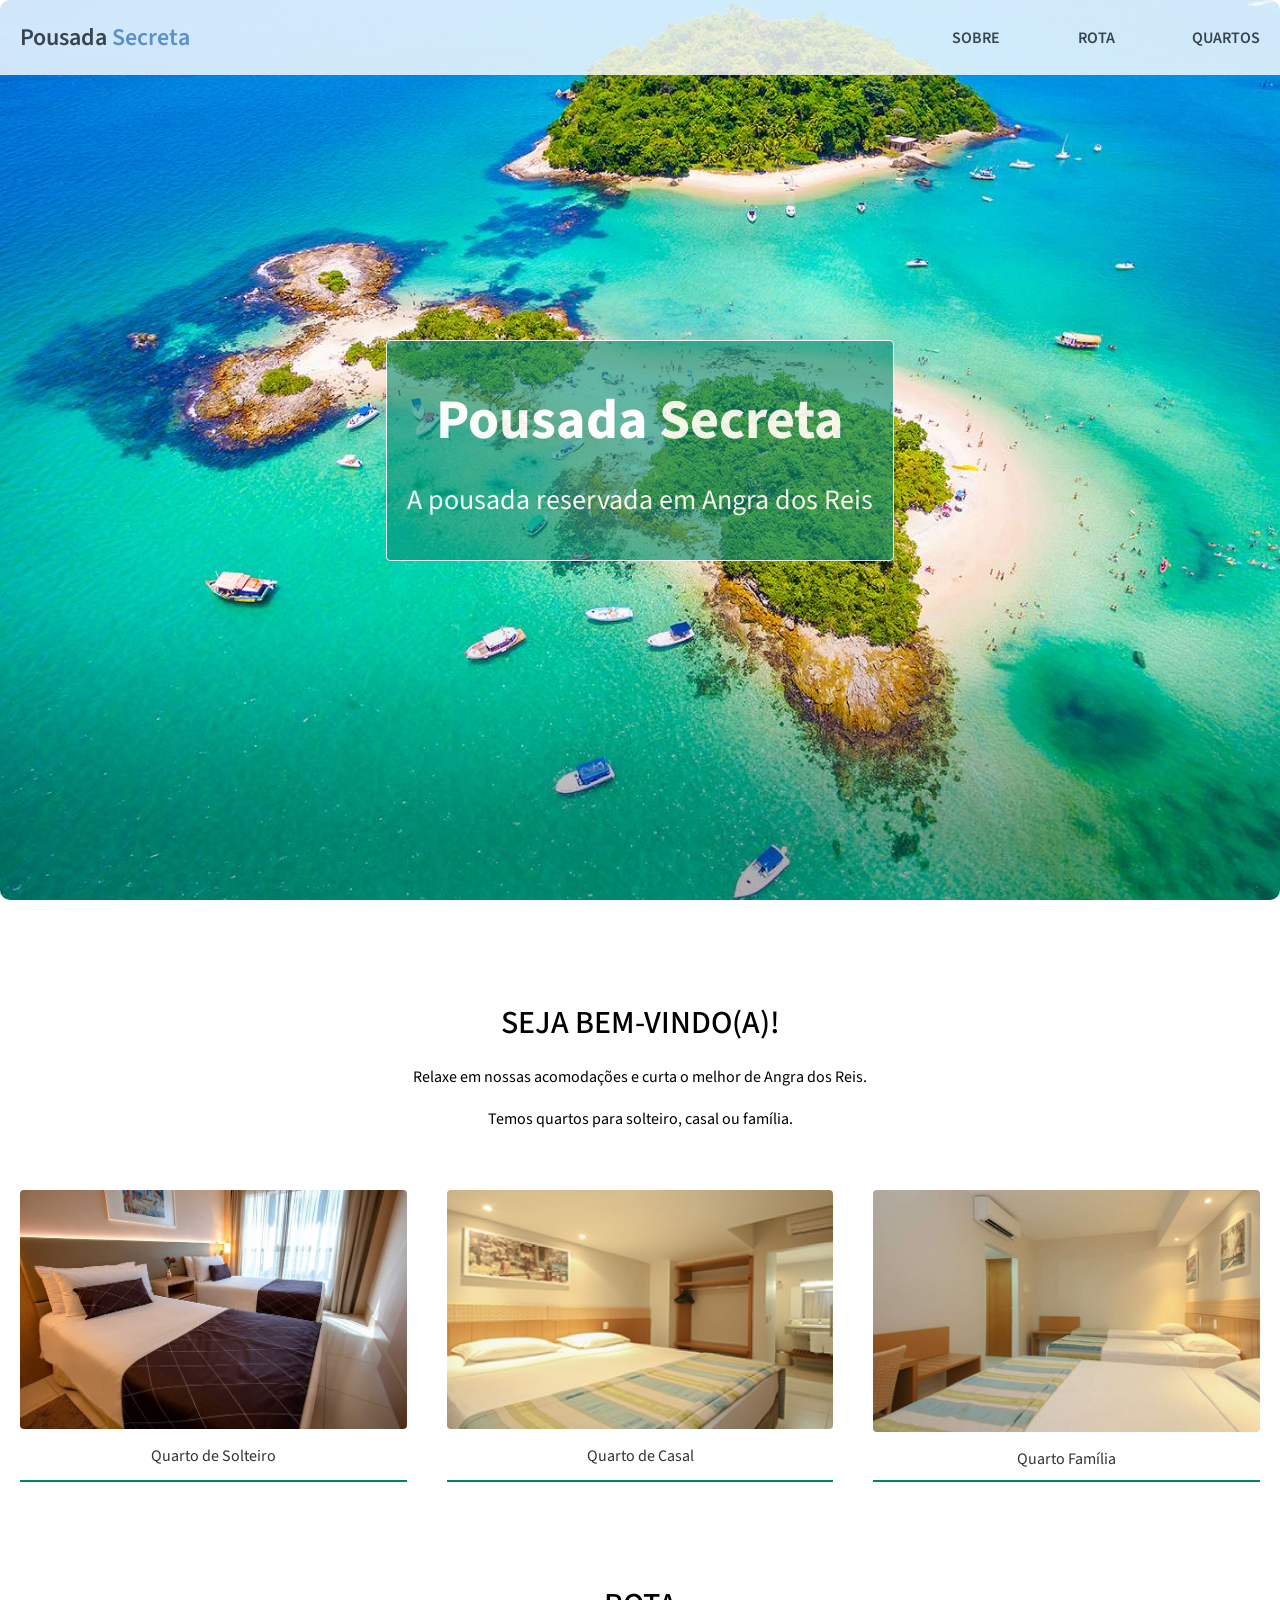
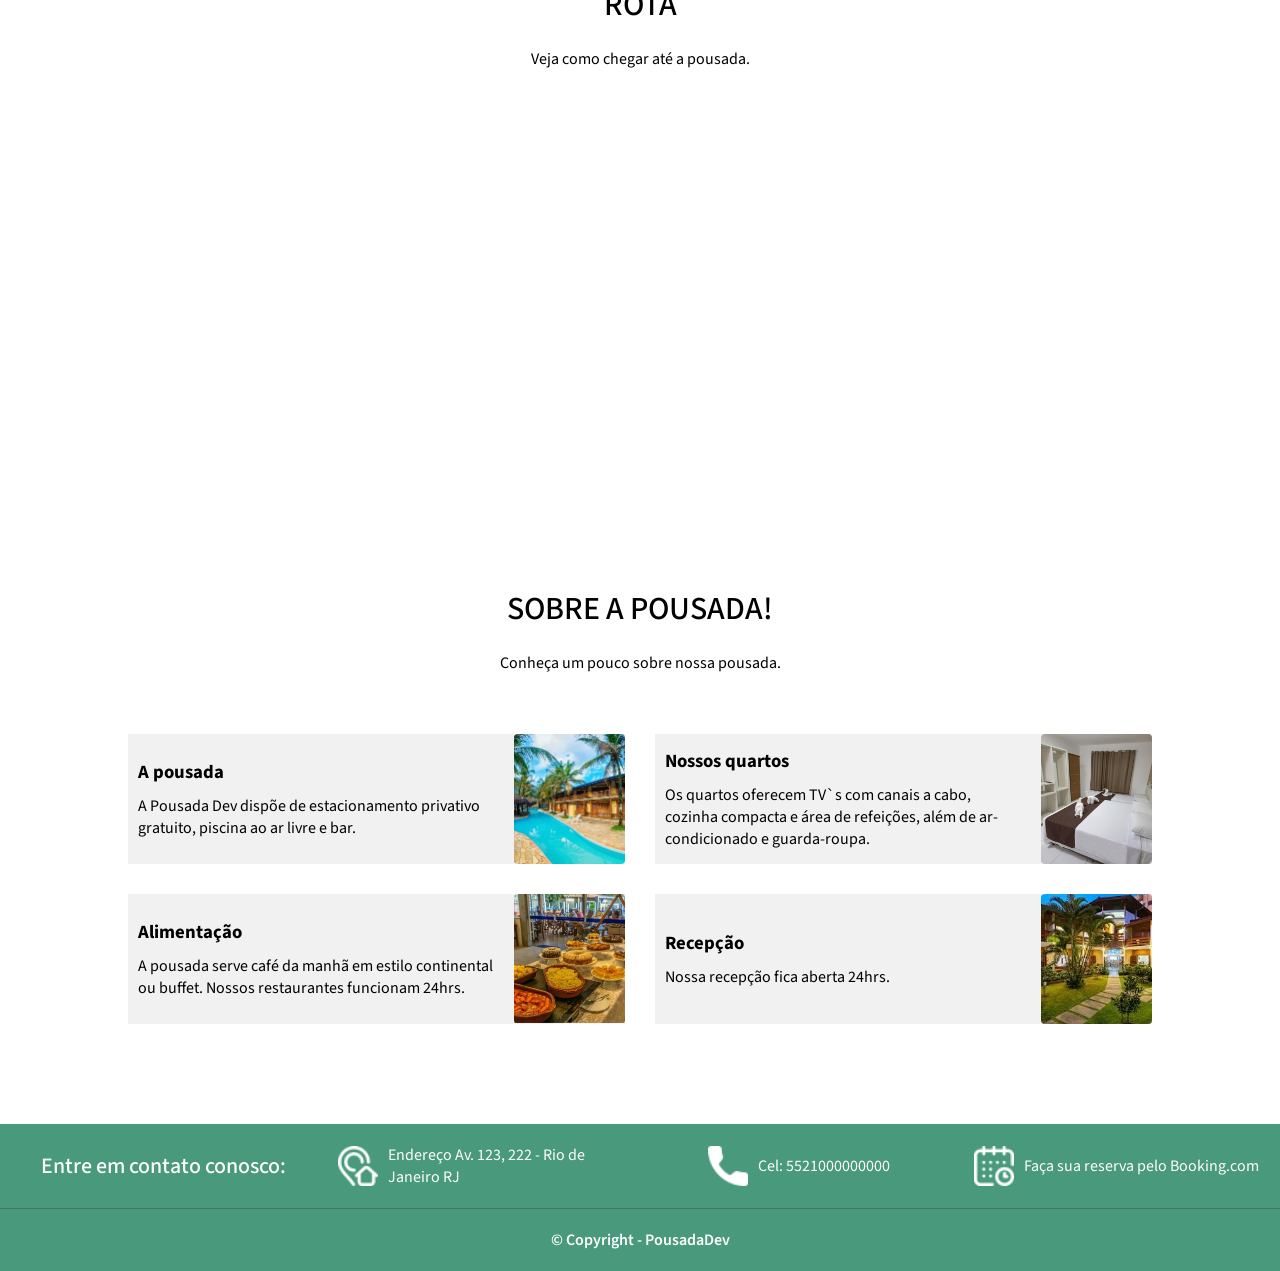
<file: index.html>
<!DOCTYPE html>
<html lang="en">
<head>
    <meta charset="UTF-8">
    <meta name="viewport" content="width=device-width, initial-scale=1.0">
    <title>Pousada Secreta</title>
    <link rel="stylesheet" href="estilos.css">
    <link
    href="https://fonts.googleapis.com/css2?family=Source+Sans+Pro:ital,wght@0,200;0,300;0,400;0,600;0,700;0,900;1,200;1,300;1,400;1,600;1,700;1,900&display=swap"
    rel="stylesheet" />
</head>
<body>
  <div class="topo">
    <div class="container-topo limitar-secao">
      <div class="container-link-logotipo">
        <a href="index.html">Pousada <span>Secreta</span></a>
      </div>
      <div class="container-links">
        <a class="link-topo" href="#sobre">SOBRE</a>
        <a class="link-topo" href="#rota">ROTA</a>
        <a class="link-topo" href="quartos.html">QUARTOS</a>
      </div>
    </div>
  </div>

  <div class="conteudo-principal">
    <div class="banner">
      <div class="container-titulo-site">
        <h1>Pousada Secreta</h1>
        <p>A pousada reservada em Angra dos Reis</p>
      </div>
    </div>

    <div id="bem-vindo" class="secao-container limitar-secao">
      <div class="container-descricao">
        <h2>SEJA BEM-VINDO(A)!</h2>
        <p>Relaxe em nossas acomodações e curta o melhor de Angra dos Reis.</p>
        <p>Temos quartos para solteiro, casal ou família.</p>
      </div>
      <div class="container-quartos">
        <div class="quarto">
          <img src="img/quarto-solteiro1.jpg" alt="Quarto de solteiro" title="Quarto de solteiro" />
          <a href="quartos.html#solteiro">
            <p>Quarto de Solteiro</p>
          </a>
        </div>
        <div class="quarto">
          <img src="img/quarto-casal1.jpg" alt="Quarto de casal" title="Quarto de casal" />
          <a href="quartos.html#casal">
            <p>Quarto de Casal</p>
          </a>
        </div>
        <div class="quarto">
          <img src="img/quarto-familia1.jpg" alt="Quarto família" title="Quarto família" />
          <a href="quartos.html#familia">
            <p>Quarto Família</p>
          </a>
        </div>
      </div>
    </div>

    <div id="rota" class="secao-container">
      <div class="container-descricao">
        <h2>ROTA</h2>
        <p>Veja como chegar até a pousada.</p>
      </div>
      <div>
        <iframe
          src="https://www.google.com/maps/embed?pb=!1m14!1m8!1m3!1d14692.471710812997!2d-43.3641911!3d-22.9826906!3m2!1i1024!2i768!4f13.1!3m3!1m2!1s0x0%3A0x539cb07246f0e38d!2sVia%20Parque%20Shopping!5e0!3m2!1spt-BR!2sbr!4v1612707978931!5m2!1spt-BR!2sbr"
          width="100%" height="350" frameborder="0" title="Mapa da rota para a pousada" allowfullscreen></iframe>
      </div>
    </div>

    <div id="sobre" class="secao-container">
      <div class="container-descricao">
        <h2>SOBRE A POUSADA!</h2>
        <p>Conheça um pouco sobre nossa pousada.</p>
      </div>
      <div class="container-cards">
        <div class="card">
          <div class="container-card-descricao">
            <h3>A pousada</h3>
            <p>
              A Pousada Dev dispõe de estacionamento privativo gratuito, piscina
              ao ar livre e bar.
            </p>
          </div>
          <div class="container-card-img">
            <img src="img/img1.jpg" alt="Faixada" title="Faixada" />
          </div>
        </div>
        <div class="card">
          <div class="container-card-descricao">
            <h3>Nossos quartos</h3>
            <p>
              Os quartos oferecem TV`s com canais a cabo, cozinha compacta e área de refeições,
              além de ar-condicionado e guarda-roupa.
            </p>
          </div>
          <div class="container-card-img">
            <img src="img/img2.jpg" alt="Quartos" title="Quartos" />
          </div>
        </div>
        <div class="card">
          <div class="container-card-descricao">
            <h3>Alimentação</h3>
            <p>
              A pousada serve café da manhã em estilo continental ou buffet.
              Nossos restaurantes funcionam 24hrs.
            </p>
          </div>
          <div class="container-card-img">
            <img src="img/img3.jpg" alt="Restaurante" title="Restaurante" />
          </div>
        </div>
        <div class="card">
          <div class="container-card-descricao">
            <h3>Recepção</h3>
            <p>Nossa recepção fica aberta 24hrs.</p>
          </div>
          <div class="container-card-img">
            <img src="img/img5.jpg" alt="Recepção" title="Recepção" />
          </div>
        </div>
      </div>
    </div>
  </div>

  <div class="rodape">
    <div class="container-info limitar-secao">
      <div class="card-info-rodape">
        <h4>Entre em contato conosco:</h4>
      </div>

      <div class="card-info-rodape">
        <a target="_blank" rel="noopener" href="https://goo.gl/maps/wPAS58QxiTopxK6w7">
          <img src="img/icones/endereco.png" alt="Ícone endereco" title="Ícone endereco" />
          <p>Endereço Av. 123, 222 - Rio de Janeiro RJ</p>
        </a>
      </div>

      <div class="card-info-rodape">
        <img src="img/icones/telefone.png" alt="Ícone telefone" title="Ícone telefone" />
        <p>Cel: 5521000000000</p>
      </div>

      <div class="card-info-rodape">
        <a target="_blank" rel="noopener"
          href="https://www.booking.com/searchresults.pt-br.html?aid=375635;label=msn-wLZ0m4wRNI00wFHQAaaO3w-79920787059858%3Atikwd-79920803013016%3Aaud-808219487%3Aloc-20%3Aneo%3Amte%3Adec%3Aqsbooking;sid=9ca5cbe6c9db71b34b98c0738ea780f4;dest_id=-666610;dest_type=city&">
          <img src="img/icones/calendario.png" alt="Ícone calendario" title="Ícone calendario" />
          <p>Faça sua reserva pelo Booking.com</p>
        </a>
      </div>
    </div>
    <div class="container-copright">© Copyright - PousadaDev</div>
  </div>
</body>

</html>
</file>
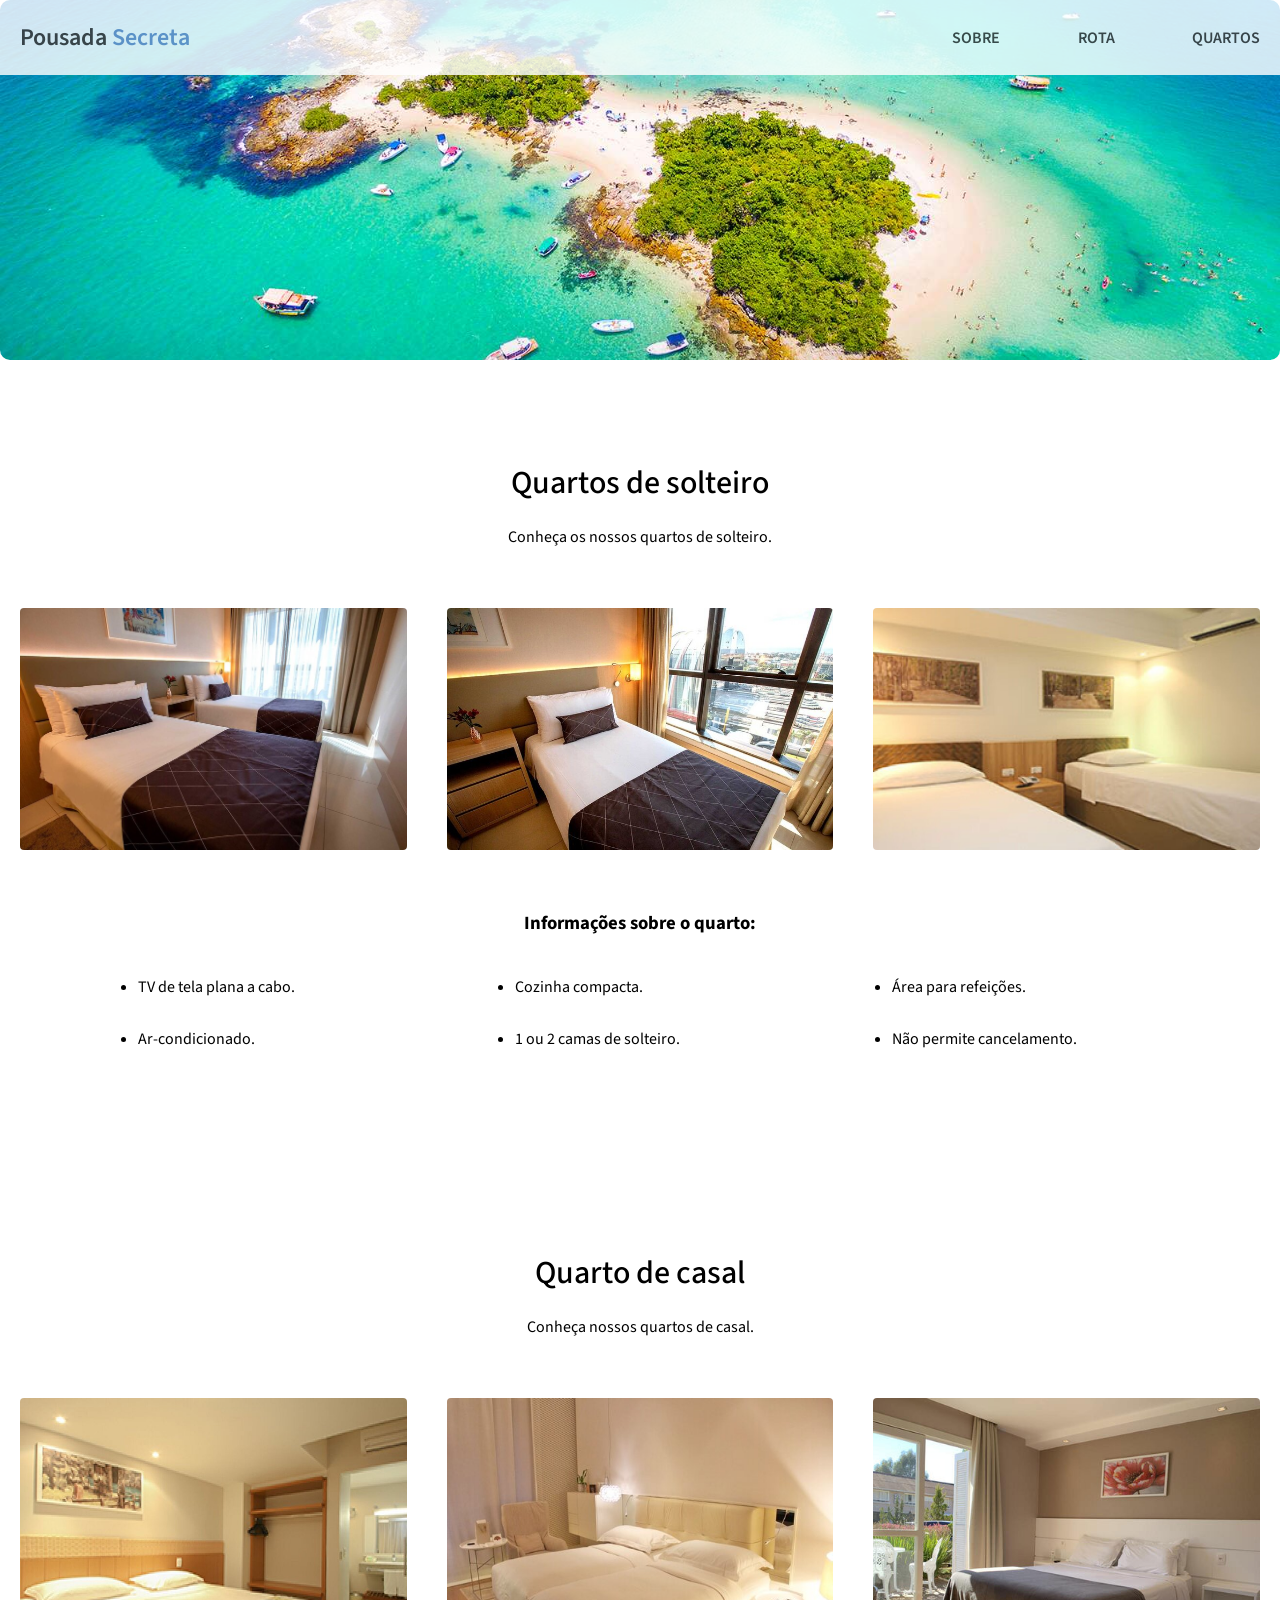
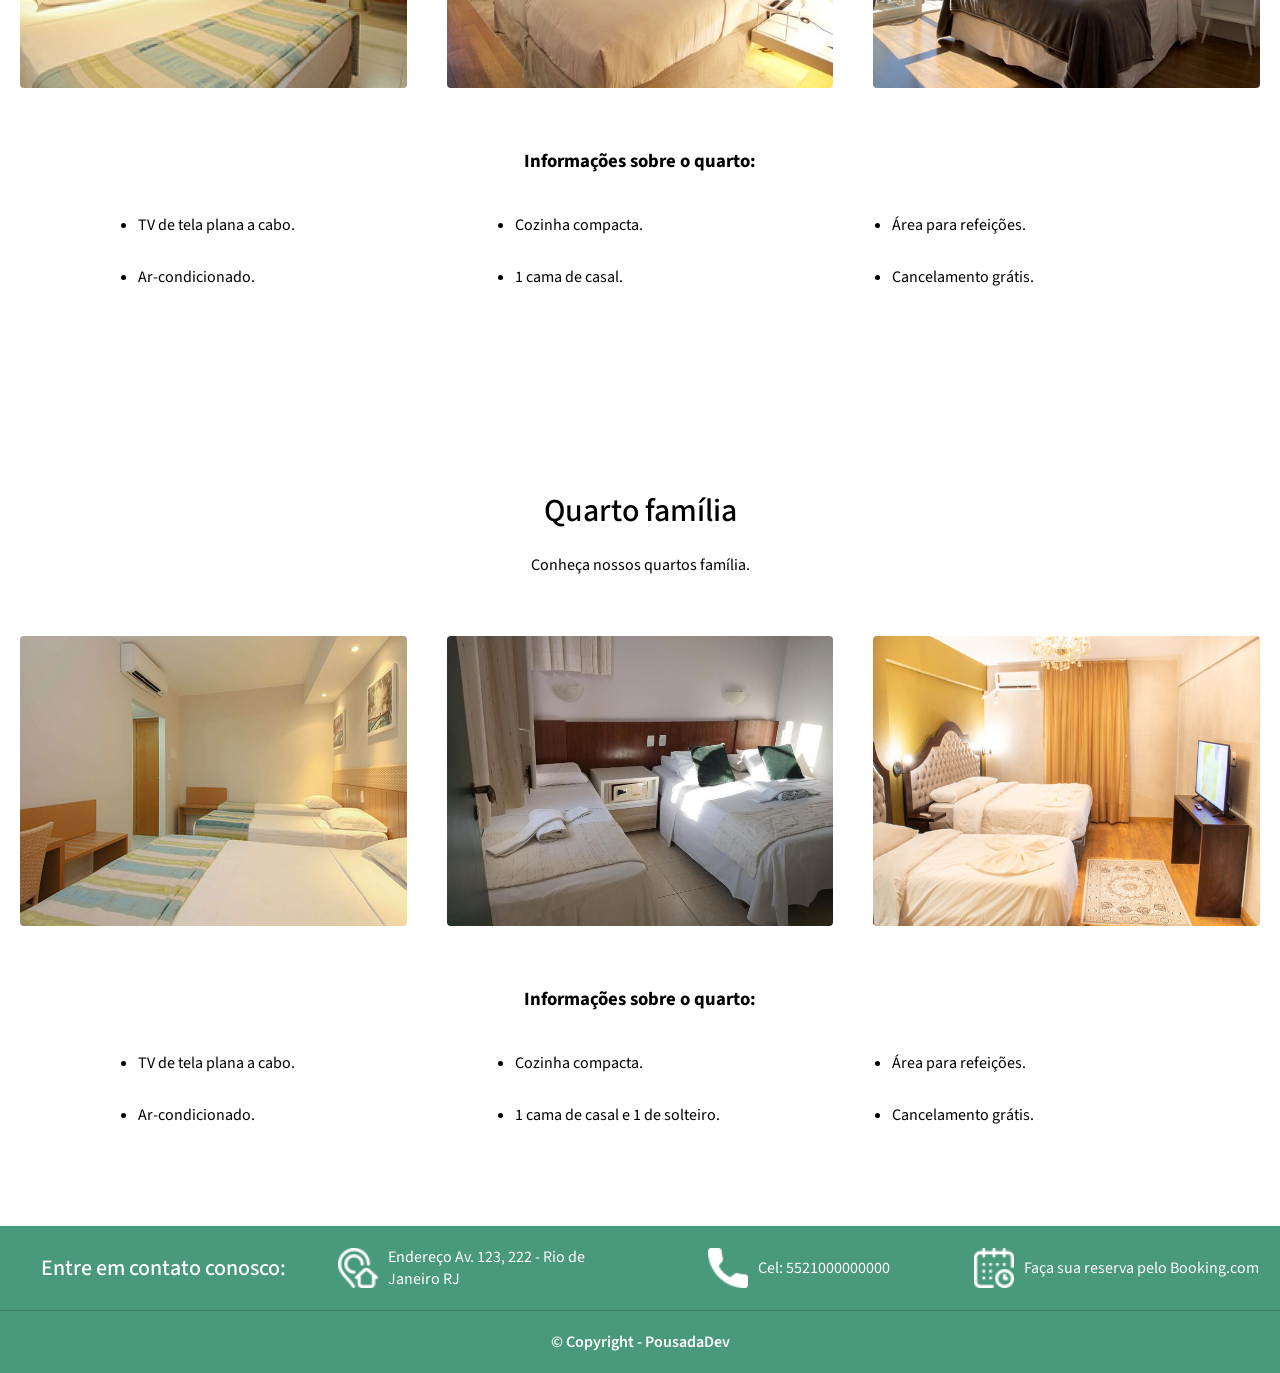
<file: quartos.html>
<!DOCTYPE html>
<html lang="en">
<head>
    <meta charset="UTF-8">
    <meta name="viewport" content="width=device-width, initial-scale=1.0">
    <title>Quartos - Pousada Secreta</title>
    <link rel="stylesheet" href="estilos.css">
    <link rel="stylesheet" href="estilos-quartos.css">
    <link
    href="https://fonts.googleapis.com/css2?family=Source+Sans+Pro:ital,wght@0,200;0,300;0,400;0,600;0,700;0,900;1,200;1,300;1,400;1,600;1,700;1,900&display=swap"
    rel="stylesheet" />
</head>
<body>
  <div class="topo">
    <div class="container-topo limitar-secao">
      <div class="container-link-logotipo">
        <a href="index.html">Pousada <span>Secreta</span></a>
      </div>
      <div class="container-links">
        <a class="link-topo" href="index.html#sobre">SOBRE</a>
        <a class="link-topo" href="index.html#rota">ROTA</a>
        <a class="link-topo" href="quartos.html">QUARTOS</a>
      </div>
    </div>
  </div>

  <div class="conteudo-principal">
    <div class="banner banner-quartos"></div>

    <div id="solteiro" class="secao-container limitar-secao">
      <div class="container-descricao">
        <h2>Quartos de solteiro</h2>
        <p>Conheça os nossos quartos de solteiro.</p>
      </div>

      <div class="container-quartos">
        <img src="img/quarto-solteiro1.jpg" alt="Quarto de solteiro 1" title="Quarto de solteiro 1"/>
        <img src="img/quarto-solteiro2.jpg" alt="Quarto de solteiro 2" title="Quarto de solteiro 2"/>
        <img src="img/quarto-solteiro3.jpg" alt="Quarto de solteiro 3" title="Quarto de solteiro 3"/>
      </div>

      <div class="container-informacoes">
        <h3>Informações sobre o quarto:</h3>
        <ul class="lista-informacoes">
          <li>TV de tela plana a cabo.</li>
          <li>Cozinha compacta.</li>
          <li>Área para refeições.</li>
          <li>Ar-condicionado.</li>
          <li>1 ou 2 camas de solteiro.</li>
          <li>Não permite cancelamento.</li>
        </ul>
      </div>
    </div>

    <div id="casal" class="secao-container limitar-secao">
      <div class="container-descricao">
        <h2>Quarto de casal</h2>
        <p>Conheça nossos quartos de casal.</p>
      </div>

      <div class="container-quartos">
        <img src="img/quarto-casal1.jpg" alt="Quarto de casal 1" title="Quarto de casal 1"/>
        <img src="img/quarto-casal2.jpg" alt="Quarto de casal 2" title="Quarto de casal 2"/>
        <img src="img/quarto-casal3.jpg" alt="Quarto de casal 3" title="Quarto de casal 3"/>
      </div>

      <div class="container-informacoes">
        <h3>Informações sobre o quarto:</h3>
        <ul class="lista-informacoes">
          <li>TV de tela plana a cabo.</li>
          <li>Cozinha compacta.</li>
          <li>Área para refeições.</li>
          <li>Ar-condicionado.</li>
          <li>1 cama de casal.</li>
          <li>Cancelamento grátis.</li>
        </ul>
      </div>
    </div>

    <div id="familia" class="secao-container limitar-secao">
      <div class="container-descricao">
        <h2>Quarto família</h2>
        <p>Conheça nossos quartos família.</p>
      </div>

      <div class="container-quartos">
        <img src="img/quarto-familia1.jpg" alt="Quarto família 1" title="Quarto família 1"/>
        <img src="img/quarto-familia2.jpg" alt="Quarto família 2" title="Quarto família 2"/>
        <img src="img/quarto-familia3.jpg" alt="Quarto família 3" title="Quarto família 3"/>
      </div>

      <div class="container-informacoes">
        <h3>Informações sobre o quarto:</h3>
        <ul class="lista-informacoes">
          <li>TV de tela plana a cabo.</li>
          <li>Cozinha compacta.</li>
          <li>Área para refeições.</li>
          <li>Ar-condicionado.</li>
          <li>1 cama de casal e 1 de solteiro.</li>
          <li>Cancelamento grátis.</li>
        </ul>
      </div>
    </div>
  </div>

  <div class="rodape">
    <div class="container-info limitar-secao">
      <div class="card-info-rodape">
        <h4>Entre em contato conosco:</h4>
      </div>

      <div class="card-info-rodape">
        <a target="_blank" rel="noopener" href="https://goo.gl/maps/wPAS58QxiTopxK6w7">
          <img src="img/icones/endereco.png" alt="Ícone endereco" title="Ícone endereco" />
          <p>Endereço Av. 123, 222 - Rio de Janeiro RJ</p>
        </a>
      </div>

      <div class="card-info-rodape">
        <img src="img/icones/telefone.png" alt="Ícone telefone" title="Ícone telefone" />
        <p>Cel: 5521000000000</p>
      </div>

      <div class="card-info-rodape">
        <a target="_blank" rel="noopener"
          href="https://www.booking.com/searchresults.pt-br.html?aid=375635;label=msn-wLZ0m4wRNI00wFHQAaaO3w-79920787059858%3Atikwd-79920803013016%3Aaud-808219487%3Aloc-20%3Aneo%3Amte%3Adec%3Aqsbooking;sid=9ca5cbe6c9db71b34b98c0738ea780f4;dest_id=-666610;dest_type=city&">
          <img src="img/icones/calendario.png" alt="Ícone calendario" title="Ícone calendario" />
          <p>Faça sua reserva pelo Booking.com</p>
        </a>
      </div>

    </div>
    <div class="container-copright">© Copyright - PousadaDev</div>
  </div>  
</body>
</html>
</file>
<file: estilos.css>
*{
    margin: 0;
    padding: 0;
    box-sizing: border-box;
    font-family:'Source Sans Pro', sans-serif; 
}
.limitar-secao{
    width: 100%;
    max-width: 1440px;
    margin: 0 auto;
}
/* Estilizando o Topo */
.topo{
    width: 100%;
    position: fixed;
    background-color:#ffffffe7; 
    opacity: 0.9;
}
.container-topo{
    display: flex;
    align-items: center;
    justify-content: space-between;
    flex-wrap: wrap;
    gap: 30px;
    padding: 20px ;
    color: #3d3d3d;
}
.container-link-logotipo{
    flex: 1 0 60%;
}
.container-link-logotipo a {
    font-size: 24px;
    text-decoration: none;
    color: #3d3d3d;
    font-weight: 600;
}
.container-link-logotipo span{
  color: #6592c9;  
}
.container-links{
    flex: 1 0 150px;
    display: flex;
    justify-content: space-between;
}
.link-topo{
    text-decoration: none;
    color: #3d3d3d;
    font-weight: 600;
}
/* Estilizando o Conteúdo Principal */

.banner{
    width: 100%;
    height: 100vh;
    padding:  0 20px;
    background-image: url(img/img-fundo.jpg);
    background-position: center;
    background-size: cover;
    display: flex;
    justify-content: center;
    align-items: center;
    border-radius: 10px;
}
.container-titulo-site {
    display: flex;
    flex-direction: column;
    align-items: center;
    gap: 20px;
    padding: 40px 20px;
    font-size: 28px;
    color: #fff;
    background-color:#0a9077b3 ;
    border: 1px solid #fff;
    border-radius: 4px;
    text-align: center;
    opacity: 0.9;
}
.secao-container{
    display: flex;
    flex-direction: column;
    gap: 60px;
    padding: 100px 20px;
    text-align: center;
}
.container-descricao {
    display: flex;
    flex-direction: column;
    gap: 20px;
}
.container-descricao h2{
    font-size: 32px;
    font-weight: 500;
}
.container-quartos{
    display: flex;
    justify-content: space-between;
    gap: 40px;
    flex-wrap: wrap;
}
.quarto {
    flex: 1 0 250px;
    text-decoration: none;
    color: #3d3d3d;
    padding-bottom: 10px;
    border-bottom: 2px solid #00836a;
}
.quarto img{
    width: 100%;
    margin-bottom: 10px;
    border-radius: 4px;
}
.quarto a{
    text-decoration: none;
    color: #333;
}
.secao-container h2{
    font-size: 32px;
    font-weight: 500;
}
#rota{
    padding: 0px;
}
/* Estilizando seção Sobre */
.container-cards{
    max-width: 1024px;
    margin: 0 auto;
    display: flex;
    flex-wrap: wrap;
    justify-content: space-between;
    gap: 30px;

}
.card{
    flex: 1 0 350px;
    height: 130px;
    display: flex;
    align-items: center;
    justify-content: space-between;
    gap: 10px;
    text-align: left;
    background-color: #f1f1f1; ;
}
.container-card-descricao{
    width: 100%;
    height: 100%;
    padding: 0px 10px;
    display: flex;
    flex-direction: column;
    justify-content: center;
    gap: 10px;
}
.container-card-img{
    width: 30%;
    height: 100%;
}
.container-card-img img {
    width: 100%;
    height: 100%;
    object-fit:cover ;
    border-radius: 4px;
}

/* Estilizando o rodapé */
.rodape{
    
    background-color:#49997d ;
    color: #fff;
}
.container-info{
    padding: 20px;
    display: flex;
    flex-wrap: wrap;
    justify-content: space-between;
    gap: 30px;
}
.card-info-rodape{
    flex: 1 0 250px;
    display: flex;
    justify-content: center;
    align-items: center;

}
.card-info-rodape h4{
    font-size: 22px;
    font-weight: 500;
}
.card-info-rodape a{
    display: flex;
    align-items: center;
    color: #fff;
    text-decoration: none;

}
.card-info-rodape p{
    margin-left: 10px;
}
.card-info-rodape img{
    width: 40px;
    height: 40px;
}
.container-copright{
    padding: 20px;
    font-weight: 600;
    text-align: center;
    border-top: 1px solid #3b7863;
}
</file>
<file: estilos-quartos.css>
.banner-quartos{
height: 40vh;

}
.container-quartos img {
    width: 350px;
    flex-grow: 1;
    border-radius: 4px;
}
.container-informacoes{
    max-width: 1004px;
    margin: 0 auto;
    display: flex;
    flex-direction: column;
    gap: 40px;
    align-items: center;
}
.lista-informacoes{
    display: flex;
    align-items: center;
    justify-content: space-between;
    gap: 30px;
    flex-wrap: wrap;
}
.lista-informacoes li{
    width: 250px;      
   text-align: left;
   
}
</file>
